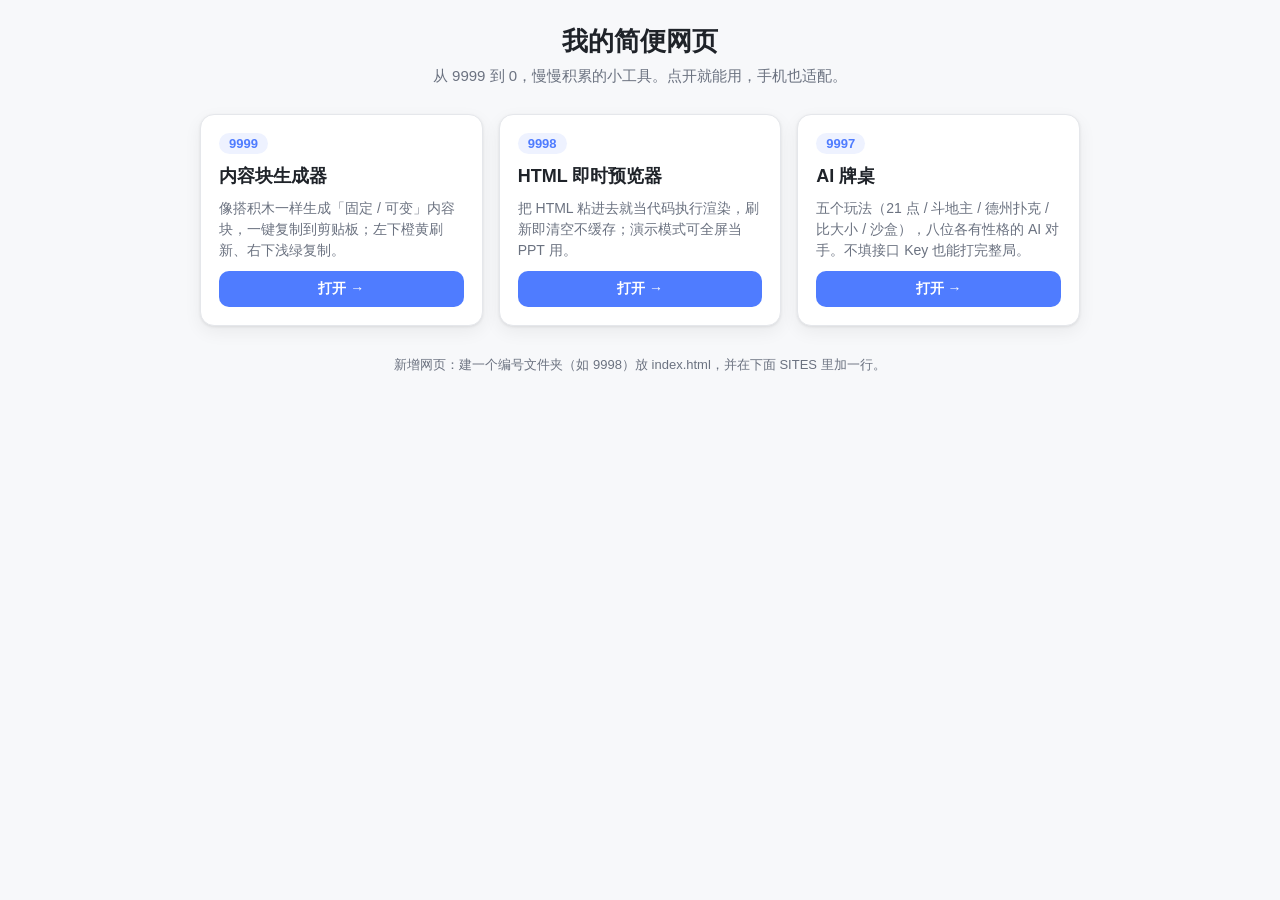
<file: index.html>
<!DOCTYPE html>
<html lang="zh-CN">
<head>
<meta charset="UTF-8">
<meta name="viewport" content="width=device-width, initial-scale=1.0">
<title>我的简便网页</title>
<style>
  :root{
    --bg:#f7f8fa; --card:#fff; --text:#1f2329; --muted:#6b7280; --border:#e5e7eb;
    --accent:#4f7cff; --shadow:0 1px 3px rgba(0,0,0,.08),0 6px 18px rgba(0,0,0,.06);
  }
  *{box-sizing:border-box}
  body{margin:0;font-family:-apple-system,BlinkMacSystemFont,"Segoe UI",Roboto,"PingFang SC","Microsoft YaHei",sans-serif;background:var(--bg);color:var(--text);padding:24px 16px 60px;}
  .wrap{max-width:880px;margin:0 auto;}
  header{text-align:center;margin-bottom:28px;}
  header h1{font-size:26px;margin:0 0 8px;}
  header p{color:var(--muted);margin:0;font-size:15px;}
  .grid{display:grid;grid-template-columns:repeat(auto-fill,minmax(240px,1fr));gap:16px;}
  .card{background:var(--card);border:1px solid var(--border);border-radius:14px;padding:18px;box-shadow:var(--shadow);display:flex;flex-direction:column;gap:10px;transition:transform .15s ease,box-shadow .15s ease;}
  .card:hover{transform:translateY(-3px);box-shadow:0 4px 10px rgba(0,0,0,.1),0 12px 28px rgba(0,0,0,.08);}
  .badge{display:inline-block;align-self:flex-start;background:#eef2ff;color:var(--accent);font-weight:700;font-size:13px;padding:3px 10px;border-radius:999px;}
  .card h2{font-size:18px;margin:0;}
  .card .desc{color:var(--muted);font-size:14px;line-height:1.5;margin:0;flex:1;}
  .open{display:inline-block;text-align:center;text-decoration:none;background:var(--accent);color:#fff;padding:9px 0;border-radius:10px;font-size:14px;font-weight:600;}
  .open:active{opacity:.85}
  .empty{color:var(--muted);text-align:center;padding:40px 0;}
  footer{text-align:center;color:var(--muted);font-size:13px;margin-top:30px;}
</style>
</head>
<body>
<div class="wrap">
  <header>
    <h1>我的简便网页</h1>
    <p>从 9999 到 0，慢慢积累的小工具。点开就能用，手机也适配。</p>
  </header>
  <div class="grid" id="grid"></div>
  <footer>新增网页：建一个编号文件夹（如 9998）放 index.html，并在下面 SITES 里加一行。</footer>
</div>
<script>
  // 在这里维护你的网页清单：id 是文件夹名，name 是标题，desc 是说明
  const SITES = [
    { id: '9999', name: '内容块生成器', desc: '像搭积木一样生成「固定 / 可变」内容块，一键复制到剪贴板；左下橙黄刷新、右下浅绿复制。' },
    { id: '9998', name: 'HTML 即时预览器', desc: '把 HTML 粘进去就当代码执行渲染，刷新即清空不缓存；演示模式可全屏当 PPT 用。' },
    { id: '9997', name: 'AI 牌桌', desc: '五个玩法（21 点 / 斗地主 / 德州扑克 / 比大小 / 沙盒），八位各有性格的 AI 对手。不填接口 Key 也能打完整局。' },
  ];
  const grid = document.getElementById('grid');
  if (SITES.length === 0) {
    grid.innerHTML = '<div class="empty">还没有网页，先建一个编号文件夹吧。</div>';
  } else {
    SITES.forEach(s => {
      const card = document.createElement('div');
      card.className = 'card';
      card.innerHTML =
        '<span class="badge">' + s.id + '</span>' +
        '<h2>' + s.name + '</h2>' +
        '<p class="desc">' + s.desc + '</p>' +
        '<a class="open" href="./' + s.id + '/">打开 →</a>';
      grid.appendChild(card);
    });
  }
</script>
</body>
</html>
</file>
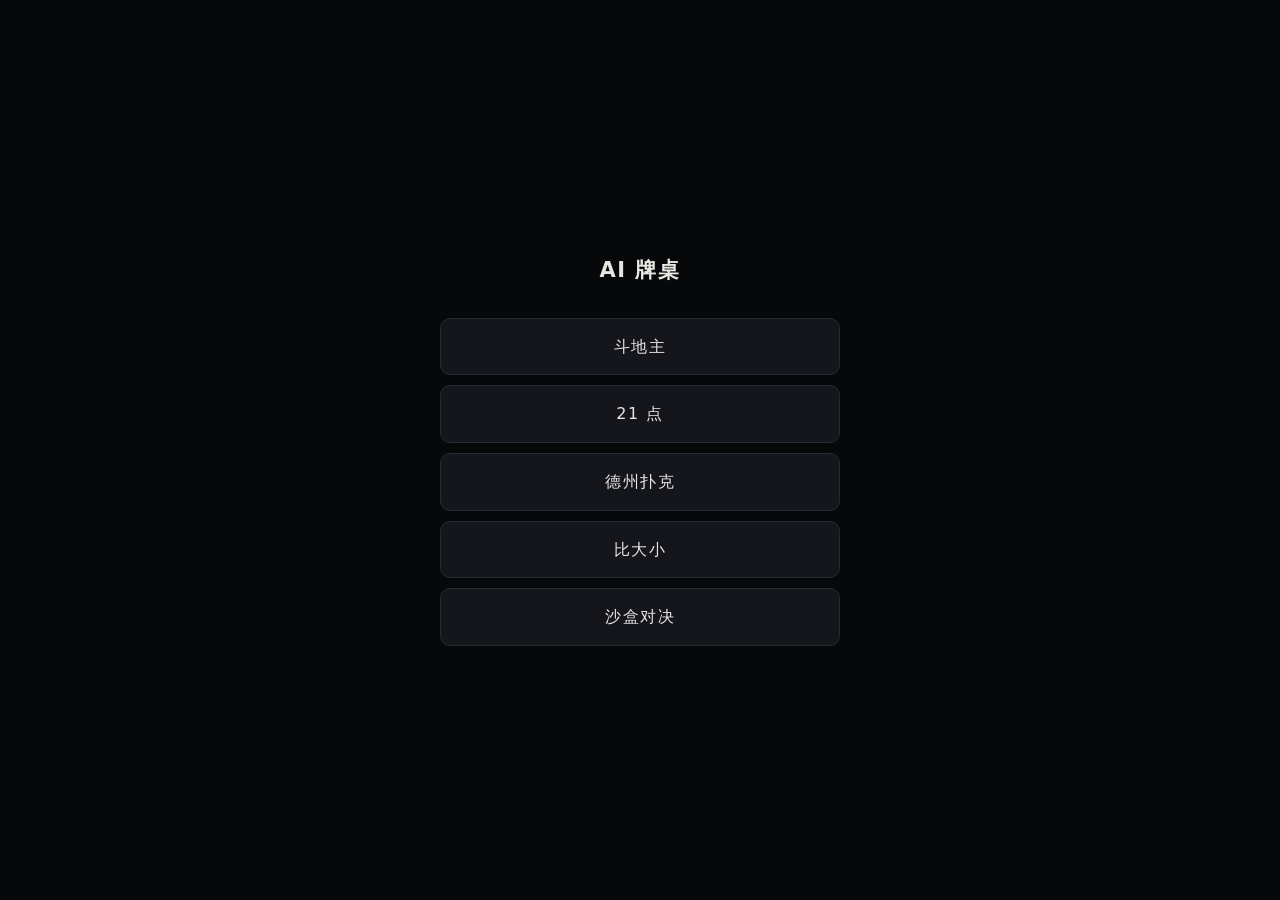
<file: 9997/index.html>
<!DOCTYPE html>
<html lang="zh-CN">
<head>
<meta charset="UTF-8">
<meta name="viewport" content="width=device-width, initial-scale=1.0">
<title>AI 牌桌</title>
<link rel="stylesheet" href="css/style.css">
</head>
<body class="scene-lobby">

<!-- ══ 启动层①：选玩法 ═══════════════════════════════════════════════
     纯黑、字大、留白大 —— 黑底白字里按钮就是唯一的视觉元素。
     这里**只列玩法名**，竖着排一行一个：介绍、人数、谁上场都放到里面那一页去。
     一屏摊开五张卡时，介绍文字把名字淹了，要看哪个玩法得先读完五段说明。 -->
<div class="screen lobby">
  <h2>AI 牌桌</h2>
  <div class="modes" id="modes"></div>
</div>

<!-- ══ 启动层②：玩法的样子 + 选谁和你玩 ═══════════════════════════════
     点进某个玩法之后才展开：这个玩法叫什么、怎么玩、几个人、谁上场。
     选中顺序 = 落座顺序（先选的坐第一个座位）。 -->
<div class="screen pick">
  <div class="pickbar">
    <button class="tbtn" id="pick-back">← 返回</button>
    <div class="pkt">
      <h2 id="pick-rule"></h2>
      <p class="desc" id="pick-desc"></p>
    </div>
    <span class="grow" id="pick-count"></span>
  </div>
  <div class="pickrow" id="pick-row">
    <span class="lbl">人数</span>
    <div class="picks" id="pick-players"></div>
  </div>
  <div class="roster" id="pick-roster"></div>
  <div class="pickfoot">
    <button class="tbtn" id="roster-import">导入名册</button>
    <button class="tbtn" id="roster-export">导出名册</button>
    <button class="tbtn" id="roster-new">新建智能体</button>
    <span class="note" id="pick-note"></span>
    <button class="tbtn primary" id="pick-start">开始游戏</button>
  </div>
  <input type="file" id="roster-file" accept=".json,application/json" hidden>
</div>

<!-- ══ 局内：顶栏 ═══════════════════════════════════════════════════ -->
<header class="topbar">
  <div class="brand">
    <h1>AI 牌桌</h1>
    <span id="rule-name" class="tag"></span>
    <span id="rule-status" class="status"></span>
  </div>
  <span id="rule-desc" class="rule-desc"></span>
  <button id="btn-lobby" class="btn">返回大厅</button>
  <button id="btn-new" class="btn primary">新开一局</button>
</header>

<!-- ══ 局内：牌桌 ═══════════════════════════════════════════════════
     舞台里只有一张 canvas：桌面底图、立绘、名牌、出牌区、牌、气泡
     全部由 js/render/table.js 画。 -->
<main class="layout">
  <section class="board">
    <div class="stage">
      <canvas id="table-canvas"></canvas>
      <!-- 操作坞。它**贴在玩家出牌区（金色虚线框）的上沿**，而不是挂到画布
           下面的黑条里 —— 牌桌上的每一步都在桌面上完成，"叫 3 分"这种选择
           跑到屏幕最底下，读起来像另一个界面的东西。
           贴的基准 `--play-top` 是渲染层量出来的玩家出牌区上沿：写死像素的话，
           窗口一改、人数一换，坞就会压住自己的牌。 -->
      <div class="dock">
        <div class="hint" id="hint"></div>
        <div id="action-bar" class="action-bar"></div>
        <div class="ctl-row">
          <input id="say-input" type="text" placeholder="说点什么（发言不消耗回合）" autocomplete="off">
          <button id="btn-say" class="btn">发言</button>
          <button id="btn-play" class="btn primary">出牌</button>
          <button id="btn-endturn" class="btn">结束回合</button>
          <button id="btn-fold" class="btn danger">认输</button>
        </div>
      </div>
    </div>
  </section>
</main>

<div class="handle" id="handle">设 置</div>

<!-- ══ 抽屉式侧栏：收起时只剩右缘那个把手 ═════════════════════════ -->
<aside class="drawer" id="drawer">
  <details class="panel" open>
    <summary>接口设置</summary>
    <div class="panel-body">
      <label class="field">服务商
        <select id="cfg-provider"></select>
      </label>
      <p class="note" id="cfg-direct"></p>
      <p class="note" id="cfg-note"></p>
      <label class="field">API Key
        <input id="cfg-key" type="password" placeholder="sk-..." autocomplete="off">
      </label>
      <label class="field">接口地址
        <input id="cfg-baseurl" placeholder="https://api.deepseek.com/v1" autocomplete="off">
      </label>
      <label class="field">模型
        <div class="field-row">
          <select id="cfg-model-select"></select>
          <button id="cfg-model-fetch" class="btn small" type="button" title="从接口读取可用模型清单">拉取</button>
        </div>
      </label>
      <label class="field">或自己写模型名
        <input id="cfg-model" placeholder="比如 deepseek-v4-flash" autocomplete="off">
      </label>
      <p class="note" id="cfg-model-note"></p>
      <label class="check">
        <input id="cfg-breach" type="checkbox" checked>
        <span>允许智能体破例（抢牌、多出一张等违规动作，代价自担）</span>
      </label>
      <label class="field">胜率引擎
        <select id="cfg-engine"></select>
      </label>
      <p class="note" id="cfg-engine-note"></p>
      <label class="check">
        <input id="cfg-godview" type="checkbox">
        <span>上帝视角（看穿所有人的牌，仅用于调试）</span>
      </label>
      <p class="warn">Key 只保存在本机浏览器里，不会上传到任何地方。但请不要把它连同这个页面一起公开分享。不填 Key 也能开局：智能体会自动改走本地策略，每回合挑胜率最高的合法动作，绝不违规。胜率引擎的采样全部在你的浏览器里跑，不会发出任何请求。</p>
    </div>
  </details>

  <details class="panel">
    <summary>开局设置</summary>
    <div class="panel-body">
      <label class="field">玩法
        <select id="rule-select"></select>
      </label>
      <label class="field">玩家人数（含你自己）
        <select id="setup-players"></select>
      </label>
      <label class="field">种子来源
        <select id="seed-source"></select>
      </label>
      <label class="field">随机种子
        <input id="setup-seed" type="text" placeholder="留空则每局都不同" autocomplete="off">
      </label>
      <p class="note" id="seed-note"></p>
      <p class="note" id="setup-note">改动后需点「新开一局」生效。</p>
      <p class="note">谁上场、叫什么、什么脾气 —— 回大厅的「选谁和你玩」里改。</p>
    </div>
  </details>

  <div class="panel">
    <div class="panel-title">智能体</div>
    <div id="agents" class="agent-list"></div>
  </div>

  <div class="panel">
    <div class="panel-title">胜率引擎</div>
    <div id="engine-panel" class="engine-panel"></div>
  </div>

  <div class="panel">
    <div class="panel-title">牌桌记录</div>
    <div id="timeline" class="timeline"></div>
  </div>
</aside>

<!-- ══ 编辑 / 新建智能体 ════════════════════════════════════════════
     没有这一块，导入一份名册之后发现"形象配错了"就只能改 JSON 再导一遍 ——
     「形象从现有形象里选」得落在界面上，不能只落在数据格式里。 -->
<div class="editmask" id="editmask">
  <div class="editbox">
    <h3 id="edit-title">编辑智能体</h3>
    <label class="fld">名字
      <input id="edit-name" placeholder="比如 老千" autocomplete="off" maxlength="24">
    </label>
    <div class="fld">形象（从现有形象里选）
      <div class="avpick" id="edit-avatars"></div>
    </div>
    <label class="fld">人设（会写进提示词，影响他怎么打牌、怎么说话）
      <textarea id="edit-persona" rows="4" spellcheck="false"
                placeholder="比如 牌桌上混了二十年的老手，说话简短带刺。"></textarea>
    </label>
    <div class="editfoot">
      <button class="tbtn danger" id="edit-del">删除这位</button>
      <span class="grow"></span>
      <button class="tbtn" id="edit-cancel">取消</button>
      <button class="tbtn primary" id="edit-save">保存</button>
    </div>
  </div>
</div>

<div id="toast" class="toast"></div>

<script type="module" src="js/app.js"></script>
</body>
</html>
</file>
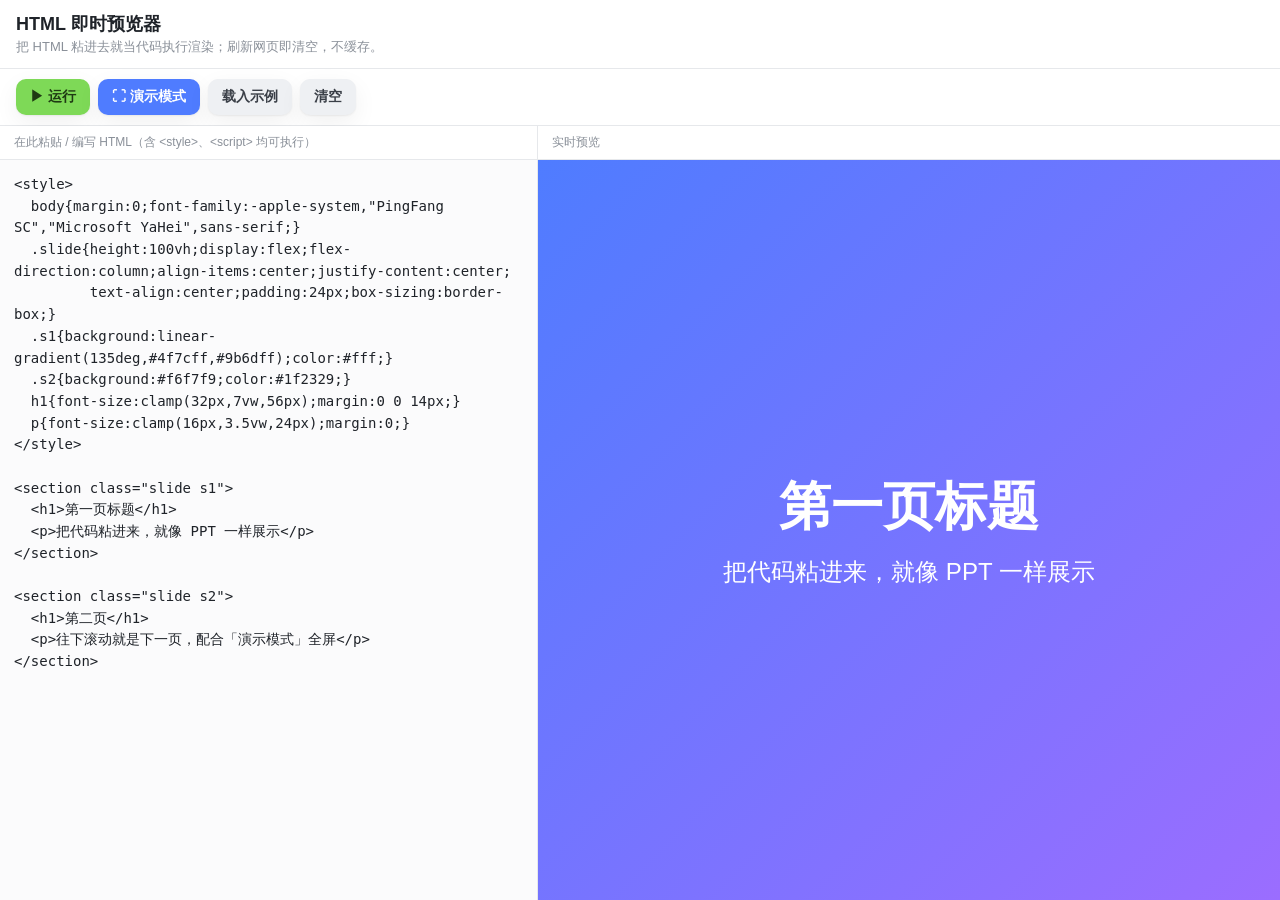
<file: 9998/index.html>
<!DOCTYPE html>
<html lang="zh-CN">
<head>
<meta charset="UTF-8">
<meta name="viewport" content="width=device-width, initial-scale=1.0, viewport-fit=cover">
<title>HTML 即时预览器</title>
<style>
  :root{
    --bg:#f6f7f9;
    --panel:#ffffff;
    --text:#1f2329;
    --muted:#8a9099;
    --border:#e6e8eb;
    --accent:#4f7cff;
    --shadow:0 1px 2px rgba(0,0,0,.06),0 8px 24px rgba(0,0,0,.06);
  }
  *{box-sizing:border-box;-webkit-tap-highlight-color:transparent;}
  html,body{margin:0;height:100%;}
  body{
    font-family:-apple-system,BlinkMacSystemFont,"Segoe UI",Roboto,"PingFang SC","Microsoft YaHei",sans-serif;
    background:var(--bg);color:var(--text);display:flex;flex-direction:column;height:100vh;overflow:hidden;
  }
  header{padding:12px 16px;border-bottom:1px solid var(--border);background:var(--panel);}
  header h1{font-size:18px;margin:0 0 2px;font-weight:700;}
  header p{margin:0;color:var(--muted);font-size:13px;}
  .toolbar{display:flex;gap:8px;flex-wrap:wrap;padding:10px 16px;background:var(--panel);border-bottom:1px solid var(--border);}
  .btn{
    border:none;border-radius:10px;padding:9px 14px;font-size:14px;font-weight:600;cursor:pointer;color:#fff;
    background:var(--accent);box-shadow:var(--shadow);transition:transform .08s ease,filter .15s ease;
  }
  .btn:active{transform:scale(.97);}
  .btn:hover{filter:brightness(1.03);}
  .btn.ghost{background:#eef0f3;color:#3a3f47;}
  .btn.run{background:#7ed957;color:#1f3a13;}
  .main{flex:1;display:flex;min-height:0;}
  .editor-pane{width:42%;min-width:0;display:flex;flex-direction:column;border-right:1px solid var(--border);background:var(--panel);}
  .editor-pane .label{padding:8px 14px;font-size:12px;color:var(--muted);border-bottom:1px solid var(--border);}
  textarea#code{
    flex:1;width:100%;border:none;padding:14px;resize:none;font-family:ui-monospace,SFMono-Regular,Menlo,Consolas,monospace;
    font-size:14px;line-height:1.55;color:#1f2329;background:#fbfbfc;outline:none;
  }
  .preview-pane{flex:1;min-width:0;display:flex;flex-direction:column;background:#fff;}
  .preview-pane .label{padding:8px 14px;font-size:12px;color:var(--muted);border-bottom:1px solid var(--border);}
  iframe#preview{flex:1;width:100%;border:none;background:#fff;}
  .hint{font-size:12px;color:var(--muted);padding:6px 14px;}
  /* 演示模式：隐藏编辑区与工具，仅留全屏预览 */
  body.present .toolbar,
  body.present header,
  body.present .editor-pane{display:none;}
  body.present .preview-pane{border:none;}
  body.present .preview-pane .label{display:none;}
  @media (max-width:760px){
    .main{flex-direction:column;}
    .editor-pane{width:100%;height:38%;border-right:none;border-bottom:1px solid var(--border);}
    .preview-pane{height:62%;}
  }
</style>
</head>
<body>
<header>
  <h1>HTML 即时预览器</h1>
  <p>把 HTML 粘进去就当代码执行渲染；刷新网页即清空，不缓存。</p>
</header>

<div class="toolbar">
  <button class="btn run" id="runBtn">▶ 运行</button>
  <button class="btn" id="presentBtn">⛶ 演示模式</button>
  <button class="btn ghost" id="sampleBtn">载入示例</button>
  <button class="btn ghost" id="clearBtn">清空</button>
</div>

<div class="main">
  <div class="editor-pane">
    <div class="label">在此粘贴 / 编写 HTML（含 &lt;style&gt;、&lt;script&gt; 均可执行）</div>
    <textarea id="code" spellcheck="false" placeholder="在此粘贴 HTML 代码…"></textarea>
  </div>
  <div class="preview-pane" id="previewPane">
    <div class="label">实时预览</div>
    <iframe id="preview" sandbox="allow-scripts allow-modals"></iframe>
  </div>
</div>

<script>
(function(){
  "use strict";
  const code = document.getElementById('code');
  const preview = document.getElementById('preview');
  const previewPane = document.getElementById('previewPane');

  const SAMPLE = [
    '<style>',
    '  body{margin:0;font-family:-apple-system,"PingFang SC","Microsoft YaHei",sans-serif;}',
    '  .slide{height:100vh;display:flex;flex-direction:column;align-items:center;justify-content:center;',
    '         text-align:center;padding:24px;box-sizing:border-box;}',
    '  .s1{background:linear-gradient(135deg,#4f7cff,#9b6dff);color:#fff;}',
    '  .s2{background:#f6f7f9;color:#1f2329;}',
    '  h1{font-size:clamp(32px,7vw,56px);margin:0 0 14px;}',
    '  p{font-size:clamp(16px,3.5vw,24px);margin:0;}',
    '</style>',
    '',
    '<section class="slide s1">',
    '  <h1>第一页标题</h1>',
    '  <p>把代码粘进来，就像 PPT 一样展示</p>',
    '</section>',
    '',
    '<section class="slide s2">',
    '  <h1>第二页</h1>',
    '  <p>往下滚动就是下一页，配合「演示模式」全屏</p>',
    '</section>'
  ].join('\n');

  function buildDoc(src){
    const t = (src||'').trim();
    if(/^<!DOCTYPE|^<html/i.test(t)) return t;               // 已是完整文档，原样执行
    return '<!DOCTYPE html><html><head><meta charset="utf-8"></head><body>' + src + '</body></html>';
  }

  function render(){
    const html = code.value;
    if(!html.trim()){ preview.srcdoc = '<!DOCTYPE html><meta charset="utf-8"><body style="font-family:sans-serif;color:#999;display:flex;align-items:center;justify-content:center;height:100vh;margin:0">预览区（运行后显示）</body>'; return; }
    preview.srcdoc = buildDoc(html);
  }

  // 输入时防抖自动渲染
  let timer=null;
  code.addEventListener('input', function(){
    clearTimeout(timer);
    timer = setTimeout(render, 350);
  });

  document.getElementById('runBtn').onclick = render;

  document.getElementById('sampleBtn').onclick = function(){
    code.value = SAMPLE; render();
  };

  document.getElementById('clearBtn').onclick = function(){
    code.value = ''; render(); code.focus();
  };

  document.getElementById('presentBtn').onclick = function(){
    document.body.classList.toggle('present');
    if(document.body.classList.contains('present')){
      const el = previewPane;
      if(el.requestFullscreen) el.requestFullscreen().catch(function(){});
      else if(el.webkitRequestFullscreen) el.webkitRequestFullscreen();
    } else {
      if(document.fullscreenElement && document.exitFullscreen) document.exitFullscreen();
    }
  };

  // 初始载入示例，方便直接看效果（刷新后不会保留你粘贴的内容）
  code.value = SAMPLE;
  render();
})();
</script>
</body>
</html>
</file>
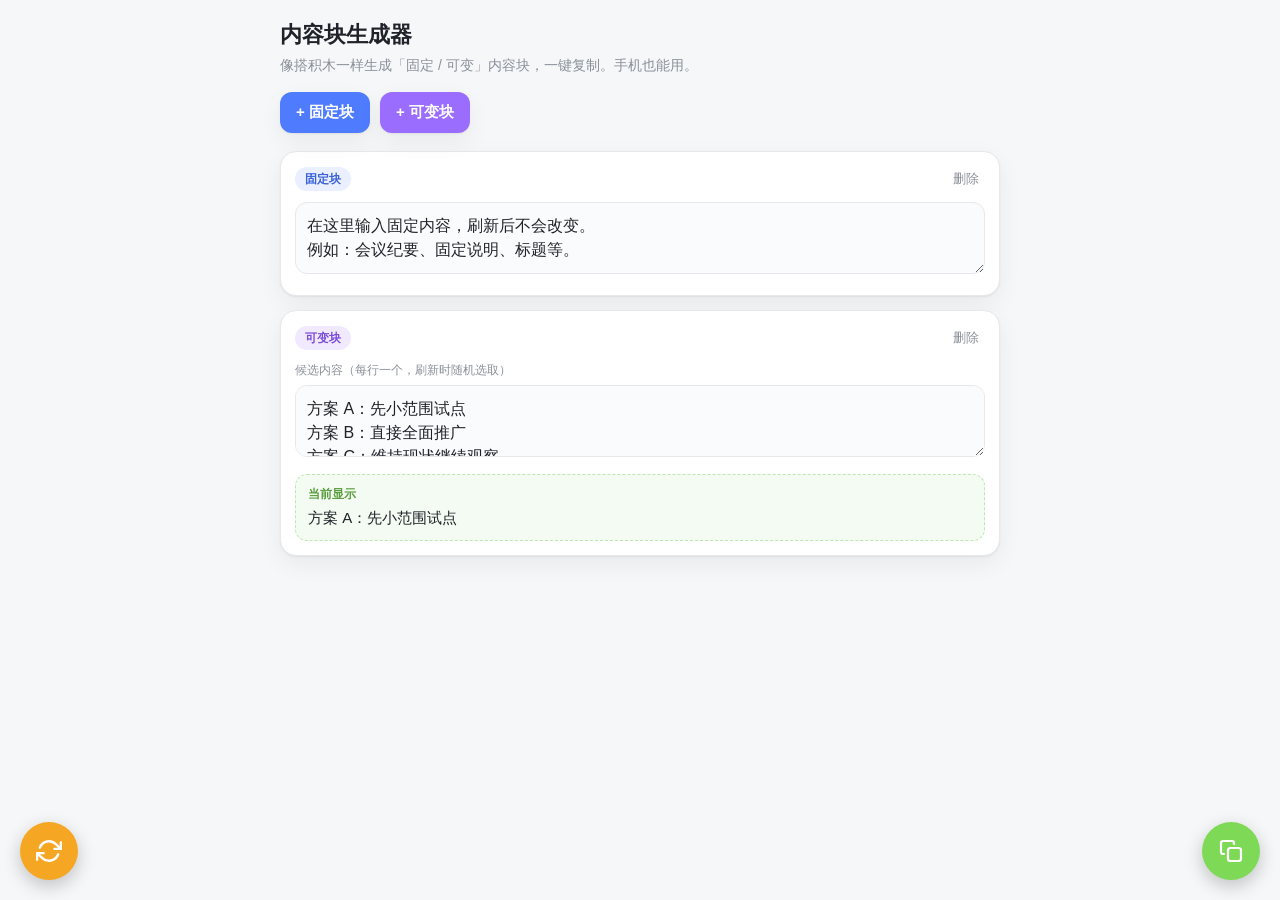
<file: 9999/index.html>
<!DOCTYPE html>
<html lang="zh-CN">
<head>
<meta charset="UTF-8">
<meta name="viewport" content="width=device-width, initial-scale=1.0, viewport-fit=cover">
<title>内容块生成器</title>
<style>
  :root{
    --bg:#f6f7f9;
    --card:#ffffff;
    --text:#1f2329;
    --muted:#8a9099;
    --border:#e6e8eb;
    --refresh:#f5a623;
    --copy:#7ed957;
    --shadow:0 1px 2px rgba(0,0,0,.06),0 8px 24px rgba(0,0,0,.06);
  }
  *{box-sizing:border-box;-webkit-tap-highlight-color:transparent;}
  html,body{margin:0;padding:0;}
  body{
    font-family:-apple-system,BlinkMacSystemFont,"Segoe UI",Roboto,"PingFang SC","Microsoft YaHei",sans-serif;
    background:var(--bg);color:var(--text);line-height:1.5;
    padding:18px 16px 130px;
  }
  .wrap{max-width:720px;margin:0 auto;}
  header{margin-bottom:16px;}
  header h1{font-size:22px;margin:0 0 4px;font-weight:700;}
  header p{margin:0;color:var(--muted);font-size:14px;}
  .controls{display:flex;gap:10px;flex-wrap:wrap;margin-bottom:18px;}
  .btn{
    border:none;border-radius:12px;padding:11px 16px;font-size:15px;font-weight:600;
    cursor:pointer;color:#fff;box-shadow:var(--shadow);transition:transform .08s ease,filter .15s ease;
  }
  .btn:active{transform:scale(.97);}
  .btn:hover{filter:brightness(1.03);}
  .btn-fixed{background:#4f7cff;}
  .btn-var{background:#9b6dff;}
  .block{
    background:var(--card);border:1px solid var(--border);border-radius:16px;
    padding:14px;margin-bottom:14px;box-shadow:var(--shadow);
  }
  .block-head{display:flex;align-items:center;justify-content:space-between;margin-bottom:10px;}
  .badge{font-size:12px;font-weight:700;padding:3px 10px;border-radius:999px;}
  .badge-fixed{background:#eaf0ff;color:#3d63d6;}
  .badge-var{background:#f1eaff;color:#7a4ddb;}
  .del{
    border:none;background:transparent;color:var(--muted);font-size:13px;cursor:pointer;padding:4px 6px;
  }
  .del:hover{color:#e5484d;}
  textarea{
    width:100%;border:1px solid var(--border);border-radius:12px;padding:11px;
    font:inherit;font-size:16px;resize:vertical;min-height:64px;background:#fafbfc;color:var(--text);
  }
  textarea:focus{outline:none;border-color:#c7ccd4;background:#fff;}
  .hint{font-size:12px;color:var(--muted);margin-bottom:6px;}
  .current{
    margin-top:10px;padding:10px 12px;background:#f4fbf2;border:1px dashed #bfe6b0;border-radius:12px;
  }
  .cur-label{font-size:12px;color:#5a9e3f;font-weight:700;}
  .cur-text{margin-top:4px;font-size:15px;white-space:pre-wrap;word-break:break-word;}
  .fab{
    position:fixed;bottom:calc(20px + env(safe-area-inset-bottom));
    width:58px;height:58px;border-radius:50%;border:none;cursor:pointer;
    box-shadow:0 6px 18px rgba(0,0,0,.22);display:flex;align-items:center;justify-content:center;
    transition:opacity .35s ease,transform .35s ease;z-index:50;
  }
  .fab:active{transform:scale(.92);}
  .fab-refresh{left:20px;background:var(--refresh);animation:pulseR 2.4s ease-in-out infinite;}
  .fab-copy{right:20px;background:var(--copy);animation:pulseG 2.4s ease-in-out infinite;}
  .fab.hide{opacity:0;pointer-events:none;transform:scale(.4);}
  @keyframes pulseR{0%,100%{box-shadow:0 6px 18px rgba(245,166,35,.45);}50%{box-shadow:0 6px 26px rgba(245,166,35,.75);}}
  @keyframes pulseG{0%,100%{box-shadow:0 6px 18px rgba(126,217,87,.45);}50%{box-shadow:0 6px 26px rgba(126,217,87,.75);}}
  #toast{
    position:fixed;left:50%;bottom:96px;transform:translateX(-50%) translateY(10px);
    background:rgba(31,35,41,.92);color:#fff;font-size:14px;padding:10px 18px;border-radius:999px;
    opacity:0;pointer-events:none;transition:opacity .25s ease,transform .25s ease;z-index:60;max-width:90vw;text-align:center;
  }
  #toast.show{opacity:1;transform:translateX(-50%) translateY(0);}
  @media (max-width:480px){
    .fab{width:54px;height:54px;}
    header h1{font-size:20px;}
  }
</style>
</head>
<body>
<div class="wrap">
  <header>
    <h1>内容块生成器</h1>
    <p>像搭积木一样生成「固定 / 可变」内容块，一键复制。手机也能用。</p>
  </header>

  <div class="controls">
    <button class="btn btn-fixed" id="addFixed">+ 固定块</button>
    <button class="btn btn-var" id="addVar">+ 可变块</button>
  </div>

  <div id="blocks"></div>
</div>

<button class="fab fab-refresh" id="refreshBtn" title="刷新可变块（随机重抽一次后隐藏）" aria-label="刷新">
  <svg viewBox="0 0 24 24" width="26" height="26" fill="none" stroke="#fff" stroke-width="2.2" stroke-linecap="round" stroke-linejoin="round">
    <path d="M23 4v6h-6"/><path d="M1 20v-6h6"/>
    <path d="M3.51 9a9 9 0 0 1 14.85-3.36L23 10M1 14l4.64 4.36A9 9 0 0 0 20.49 15"/>
  </svg>
</button>

<button class="fab fab-copy" id="copyBtn" title="复制所有块内容" aria-label="复制">
  <svg viewBox="0 0 24 24" width="24" height="24" fill="none" stroke="#fff" stroke-width="2.2" stroke-linecap="round" stroke-linejoin="round">
    <rect x="9" y="9" width="13" height="13" rx="2.4"/>
    <path d="M5 15H4a2 2 0 0 1-2-2V4a2 2 0 0 1 2-2h9a2 2 0 0 1 2 2v1"/>
  </svg>
</button>

<div id="toast"></div>

<script>
(function(){
  "use strict";
  const STORAGE_KEY = 'content-blocks-v1';
  let blocks = [];

  function uid(){ return Date.now().toString(36)+Math.random().toString(36).slice(2,7); }
  function firstLine(pool){
    const lines = (pool||'').split('\n').map(s=>s.trim()).filter(Boolean);
    return lines[0]||'';
  }
  function defaultBlocks(){
    return [
      {id:uid(),type:'fixed',text:'在这里输入固定内容，刷新后不会改变。\n例如：会议纪要、固定说明、标题等。'},
      {id:uid(),type:'variable',pool:'方案 A：先小范围试点\n方案 B：直接全面推广\n方案 C：维持现状继续观察',current:''}
    ];
  }
  function load(){
    try{
      const raw = localStorage.getItem(STORAGE_KEY);
      blocks = raw ? JSON.parse(raw) : defaultBlocks();
    }catch(e){ blocks = defaultBlocks(); }
    if(!Array.isArray(blocks)) blocks = defaultBlocks();
    blocks.forEach(b=>{ if(b.type==='variable' && !b.current) b.current = firstLine(b.pool); });
  }
  function save(){ try{ localStorage.setItem(STORAGE_KEY, JSON.stringify(blocks)); }catch(e){} }

  function render(){
    const c = document.getElementById('blocks');
    c.innerHTML='';
    blocks.forEach(b=>{
      const card = document.createElement('div'); card.className='block';

      const head = document.createElement('div'); head.className='block-head';
      const badge = document.createElement('span');
      badge.className = 'badge ' + (b.type==='fixed'?'badge-fixed':'badge-var');
      badge.textContent = b.type==='fixed' ? '固定块' : '可变块';
      const del = document.createElement('button'); del.className='del'; del.textContent='删除';
      del.onclick = ()=>{ blocks = blocks.filter(x=>x.id!==b.id); save(); render(); };
      head.appendChild(badge); head.appendChild(del);
      card.appendChild(head);

      if(b.type==='fixed'){
        const ta = document.createElement('textarea');
        ta.value = b.text||''; ta.placeholder='输入固定内容…';
        ta.oninput = ()=>{ b.text = ta.value; save(); };
        card.appendChild(ta);
      } else {
        const hint = document.createElement('div'); hint.className='hint';
        hint.textContent='候选内容（每行一个，刷新时随机选取）';
        const ta = document.createElement('textarea');
        ta.value = b.pool||''; ta.placeholder='每行一个候选…';
        ta.oninput = ()=>{ b.pool = ta.value; if(!b.current) b.current = firstLine(b.pool); save(); };
        const cur = document.createElement('div'); cur.className='current';
        const cl = document.createElement('div'); cl.className='cur-label'; cl.textContent='当前显示';
        const ct = document.createElement('div'); ct.className='cur-text';
        ct.textContent = (b.current||'').trim() || '（暂无候选）';
        cur.appendChild(cl); cur.appendChild(ct);
        card.appendChild(hint); card.appendChild(ta); card.appendChild(cur);
      }
      c.appendChild(card);
    });
  }

  function addBlock(type){
    if(type==='fixed') blocks.push({id:uid(),type:'fixed',text:''});
    else blocks.push({id:uid(),type:'variable',pool:'',current:''});
    save(); render();
  }

  function refreshAll(){
    blocks.forEach(b=>{
      if(b.type==='variable'){
        const lines = (b.pool||'').split('\n').map(s=>s.trim()).filter(Boolean);
        if(lines.length) b.current = lines[Math.floor(Math.random()*lines.length)];
      }
    });
    save(); render();
    toast('已刷新可变块');
  }

  async function copyAll(){
    const parts = blocks.map(b=>{
      if(b.type==='fixed') return (b.text||'').trim();
      return (b.current||'').trim();
    }).filter(s=>s.length);
    const text = parts.join('');
    if(!text){ toast('还没有可复制的内容'); return; }
    try{
      await navigator.clipboard.writeText(text);
    }catch(e){
      const ta=document.createElement('textarea'); ta.value=text; ta.style.position='fixed'; ta.style.opacity='0';
      document.body.appendChild(ta); ta.select();
      try{ document.execCommand('copy'); }catch(_){}
      ta.remove();
    }
    toast('已复制 '+parts.length+' 个块到剪贴板');
  }

  let toastTimer=null;
  function toast(msg){
    const t=document.getElementById('toast'); t.textContent=msg; t.classList.add('show');
    clearTimeout(toastTimer); toastTimer=setTimeout(()=>t.classList.remove('show'),2400);
  }

  document.getElementById('addFixed').onclick = ()=>addBlock('fixed');
  document.getElementById('addVar').onclick   = ()=>addBlock('variable');
  document.getElementById('refreshBtn').onclick = refreshAll;
  document.getElementById('copyBtn').onclick   = copyAll;

  load(); render();
})();
</script>
</body>
</html>
</file>
<file: 9997/css/style.css>
/* ==========================================================================
   AI 牌桌 — 深色主题

   两块底色完全不同的界面，靠 body 上的场景类切换：
     .scene-lobby / .scene-pick   纯黑启动层（黑底白字）
     .scene-table                 牌桌 + 抽屉式侧栏
   局内的东西（顶栏、牌桌、抽屉把手）在启动层里一律让位 ——
   局还没开，它们就不该出现。
   ========================================================================== */

:root {
  --bg: #07080a;
  --panel: #14161b;
  --panel2: #1a1d24;
  --line: #262a33;
  --line2: #3b4150;
  --ink: #e8e6e1;
  --dim: #8b8f9a;
  --faint: #6a6f7a;
  --gold: #c9a227;
  --accent: #e0b64a;
  --danger: #d98a8a;
  --ok: #5fb894;
  --radius: 8px;
  --drawer: 348px;
}

* { box-sizing: border-box; }

html, body { height: 100%; margin: 0; }

body {
  font-family: "Segoe UI", "Microsoft YaHei", system-ui, sans-serif;
  font-size: 14px;
  line-height: 1.6;
  color: var(--ink);
  background: var(--bg);
  display: flex;
  flex-direction: column;
  overflow: hidden;
}

/* ---------------------------------------------------------------- 启动层 */

.screen {
  position: fixed;
  inset: 0;
  z-index: 100;
  background: #07080a;
  display: none;
  flex-direction: column;
  align-items: center;
  justify-content: center;
  gap: 16px;
  padding: 36px 28px;
  overflow-y: auto;
}

body.scene-lobby .screen.lobby,
body.scene-pick  .screen.pick { display: flex; }

/* 非牌桌场景：顶栏、牌桌、抽屉把手全部让位 */
body:not(.scene-table) .topbar,
body:not(.scene-table) .layout,
body:not(.scene-table) .handle,
body:not(.scene-table) .drawer { display: none; }

.screen h2 {
  margin: 0;
  font-size: 21px;
  font-weight: 600;
  letter-spacing: 1.5px;
  color: var(--ink);
}

.screen .sub { margin: 0; color: var(--dim); font-size: 13px; }

/* ① 选玩法：**只有名字**，竖着排一行一个。
   介绍、人数、谁上场全都挪进点进去那一页 —— 一屏平铺好几张卡时，
   几段说明一起铺开，玩法名反倒成了每张卡上最小的一行字。 */
.modes {
  display: flex;
  flex-direction: column;
  gap: 10px;
  margin-top: 14px;
  width: min(400px, 100%);
}

.mode {
  width: 100%;
  padding: 15px 22px;
  border: 1px solid var(--line);
  border-radius: 10px;
  background: var(--panel);
  color: var(--ink);
  font: inherit;
  font-size: 16px;
  letter-spacing: 1.5px;
  cursor: pointer;
  text-align: center;
  transition: border-color .14s, background .14s, transform .14s;
}

.mode:hover {
  border-color: var(--gold);
  background: var(--panel2);
  transform: translateY(-1px);
}

.picks { display: flex; gap: 8px; flex-wrap: wrap; }

.pick-chip {
  border: 1px solid var(--line2);
  background: #101217;
  color: var(--ink);
  border-radius: 999px;
  padding: 4px 15px;
  font: inherit;
  font-size: 12.5px;
  cursor: pointer;
  font-family: inherit;
  transition: border-color .14s, color .14s, background .14s;
}

.pick-chip:hover { border-color: var(--gold); color: var(--accent); background: #1e1a10; }

/* 当前这一档要常亮 —— 只靠 hover 的话，一眼看不出"现在是几人局" */
.pick-chip.on {
  border-color: var(--gold);
  background: #241e0f;
  color: var(--accent);
  font-weight: 600;
}

/* ② 玩法的样子（名字 / 介绍 / 人数）+ 选谁和你玩 */
.pickbar {
  width: min(920px, 100%);
  display: flex;
  align-items: flex-start;
  gap: 12px;
}

.pickbar h2 { font-size: 20px; }
.pickbar .grow {
  flex: 0 0 auto;
  min-width: 84px;
  padding-top: 5px;
  text-align: right;
  color: var(--dim);
  font-size: 12.5px;
}

/* 玩法名 + 一行介绍：这两样是"点进来才知道"的 */
.pkt { flex: 1; min-width: 0; text-align: center; }
.pkt .desc { margin: 7px 0 0; font-size: 12.5px; color: var(--dim); line-height: 1.7; }

.pickrow {
  width: min(920px, 100%);
  display: flex;
  align-items: center;
  gap: 12px;
}

.pickrow .lbl { font-size: 12.5px; color: var(--faint); letter-spacing: 1px; }

.roster {
  width: min(920px, 100%);
  display: flex;
  gap: 14px;
  flex-wrap: wrap;
  justify-content: center;
  margin: 6px 0;
}

.agcard {
  width: 188px;
  border: 1px solid var(--line);
  border-radius: 12px;
  background: var(--panel);
  cursor: pointer;
  overflow: hidden;
  transition: border-color .14s, background .14s, box-shadow .14s;
  position: relative;
  text-align: left;
}

.agcard:hover { border-color: var(--line2); background: var(--panel2); }

.agcard.on {
  border-color: var(--gold);
  background: #1e1a10;
  box-shadow: 0 0 0 1px rgba(201, 162, 39, .35), 0 0 18px rgba(201, 162, 39, .18);
}

.agcard .port {
  height: 138px;
  display: flex;
  align-items: flex-end;
  justify-content: center;
  padding-top: 10px;
  background: radial-gradient(ellipse 70% 62% at 50% 84%, rgba(201, 162, 39, .11), transparent 68%);
}

.agcard .port img {
  max-height: 128px;
  max-width: 88%;
  display: block;
  filter: drop-shadow(0 5px 9px rgba(0, 0, 0, .6));
}

.agcard .meta { padding: 9px 11px 11px; border-top: 1px solid var(--line); }

.agcard .nm { font-size: 13.5px; font-weight: 600; display: flex; align-items: center; gap: 7px; }
.agcard .ps {
  font-size: 11.5px;
  color: var(--dim);
  line-height: 1.55;
  margin-top: 5px;
  height: 36px;
  overflow: hidden;
}

/* 选中序号 = 落座顺序（先选的在左），所以它得显眼 */
.agcard .no {
  font-size: 11px;
  color: var(--accent);
  border: 1px solid #4a3c14;
  background: #1e1a10;
  border-radius: 999px;
  min-width: 18px;
  text-align: center;
  padding: 0 5px;
  visibility: hidden;
  font-weight: 600;
}

.agcard.on .no { visibility: visible; }
.agcard .av { font-size: 10.5px; color: var(--dim); margin-left: auto; }

/* 形象被两位智能体重复占用：不是错误（可能是刻意的），
   但同一局里两人长得一样就读不出谁是谁，挂一条提示 */
.agcard .dupe {
  position: absolute;
  right: 8px;
  top: 8px;
  font-size: 10.5px;
  color: #e0a63a;
  background: rgba(32, 26, 14, .94);
  border: 1px solid #4a3c14;
  border-radius: 999px;
  padding: 1px 7px;
}

.agcard .pen {
  background: none;
  border: none;
  color: #5a6070;
  cursor: pointer;
  font-size: 12px;
  line-height: 1;
  padding: 0 2px;
  font-family: inherit;
}

.agcard .pen:hover { color: var(--accent); }

.pickfoot { width: min(920px, 100%); display: flex; align-items: center; gap: 10px; margin-top: 4px; }
.pickfoot .note { flex: 1; line-height: 1.55; margin: 0; }

/* ---------------------------------------------------------------- 顶栏 */

.topbar {
  display: flex;
  align-items: center;
  gap: 12px;
  padding: 9px 16px;
  background: #0c0e12;
  border-bottom: 1px solid var(--line);
  flex-shrink: 0;
  position: relative;
  z-index: 30;
}

.brand { display: flex; align-items: baseline; gap: 8px; }

.topbar h1 { font-size: 15px; font-weight: 600; margin: 0; letter-spacing: .5px; }

.tag {
  font-size: 12px;
  color: var(--accent);
  border: 1px solid #4a3c14;
  background: #1e1a10;
  border-radius: 4px;
  padding: 1px 7px;
  white-space: nowrap;
}

/* 局面状态：地主是谁、几倍、底牌 —— 由规则包提供 */
.status {
  font-size: 12px;
  color: #d8c07a;
  background: #221d0e;
  border: 1px solid #4a3c14;
  border-radius: 4px;
  padding: 1px 7px;
  white-space: nowrap;
}

.status:empty { display: none; }

.rule-desc {
  flex: 1;
  font-size: 12px;
  color: var(--dim);
  min-width: 0;
  overflow: hidden;
  text-overflow: ellipsis;
  white-space: nowrap;
}

/* ---------------------------------------------------------------- 布局 */

.layout {
  flex: 1;
  display: block;
  padding: 10px 10px 10px;
  min-height: 0;
}

.board {
  display: flex;
  flex-direction: column;
  gap: 8px;
  height: 100%;
  min-height: 0;
}

/* 舞台：canvas 铺满，圆角裁边 —— 桌面底图是方的，四角要收进去 */
.stage {
  position: relative;
  flex: 1;
  min-height: 240px;
  border-radius: 12px;
  overflow: hidden;
  background: #07070a;
  box-shadow: 0 10px 30px rgba(0, 0, 0, .5);
}

#table-canvas {
  position: absolute;
  inset: 0;
  width: 100%;
  height: 100%;
  display: block;
  cursor: pointer;
  touch-action: manipulation;
}

/* 操作坞：贴在玩家出牌区（金色虚线框）的上沿。
   `--play-top` 是渲染层量出来的玩家出牌区上沿 —— 写死像素的话，
   窗口一改尺寸、人数一换，这条坞就会压到自己的牌上。
   它只占桌面中间这一条：左右两侧留给对手的出牌区，上下不碰任何立绘。 */
.dock {
  position: absolute;
  left: 50%;
  transform: translateX(-50%);
  bottom: calc(100% - var(--play-top, 100%) + 10px);
  width: min(720px, 90%);
  display: flex;
  flex-direction: column;
  align-items: center;
  gap: 7px;
  z-index: 6;
  /* 坞本身不吃事件：它横跨大半个桌面，吃掉的话底下的牌就点不着了。
     坞里的每个控件自己把事件收回来。 */
  pointer-events: none;
}

.dock > * { pointer-events: auto; max-width: 100%; }

/* 提示行（「轮到你了」这类）：浮在桌面上的一条小胶囊 */
.hint {
  font-size: 12px;
  color: #dcc689;
  background: rgba(12, 14, 18, .74);
  border: 1px solid rgba(201, 162, 39, .24);
  border-radius: 999px;
  padding: 3px 13px;
  backdrop-filter: blur(4px);
  white-space: nowrap;
  overflow: hidden;
  text-overflow: ellipsis;
  max-width: 100%;
}

.hint:empty { display: none; }

/* 常驻操作条：发言 / 出牌 / 结束回合 / 认输 */
.ctl-row {
  display: flex;
  gap: 8px;
  width: 100%;
  padding: 7px 9px;
  border: 1px solid rgba(255, 255, 255, .07);
  border-radius: 12px;
  background: rgba(10, 12, 16, .76);
  backdrop-filter: blur(7px);
  box-shadow: 0 10px 26px rgba(0, 0, 0, .5);
}

.ctl-row input { flex: 1; min-width: 0; }

/* 动作栏：斗地主的叫分、过牌这类没有手势入口的动作。
   它是「这一步你选什么」，比常驻操作条更亮一点 —— 眼睛该先落在它上面 */
.action-bar {
  display: flex;
  flex-wrap: wrap;
  gap: 8px;
  justify-content: center;
  padding: 6px 10px;
  border: 1px solid rgba(201, 162, 39, .3);
  border-radius: 12px;
  background: rgba(26, 21, 9, .82);
  backdrop-filter: blur(7px);
  box-shadow: 0 10px 26px rgba(0, 0, 0, .5);
}

.action-bar:empty { display: none; }

/* ---------------------------------------------------------------- 控件 */

input, textarea, select, button { font-family: inherit; font-size: 13px; color: var(--ink); }

input[type="text"],
input[type="password"],
input[type="number"],
textarea,
select {
  width: 100%;
  padding: 6px 9px;
  border: 1px solid var(--line);
  border-radius: 6px;
  background: #121418;
  outline: none;
}

input:focus, textarea:focus, select:focus { border-color: var(--gold); }
textarea { resize: vertical; line-height: 1.5; }

/* 按钮：一层薄薄的垂直渐变 + 顶部内高光。
   纯色平面在深色底上像一块砖 —— 有厚度才像"按得下去的东西"。 */
.btn, .tbtn {
  padding: 6px 14px;
  border: 1px solid #333a47;
  border-radius: 7px;
  background: linear-gradient(180deg, #242a35, #171b22);
  box-shadow: inset 0 1px 0 rgba(255, 255, 255, .055);
  cursor: pointer;
  white-space: nowrap;
  transition: border-color .14s, background .14s, box-shadow .14s;
}

.btn:hover:not(:disabled), .tbtn:hover:not(:disabled) {
  border-color: #4a5264;
  background: linear-gradient(180deg, #2d3442, #1d222c);
}

.btn:active:not(:disabled), .tbtn:active:not(:disabled) {
  background: linear-gradient(180deg, #12161c, #1a1f28);
  box-shadow: inset 0 2px 5px rgba(0, 0, 0, .5);
}

.btn:disabled, .tbtn:disabled {
  opacity: .38;
  cursor: not-allowed;
  box-shadow: none;
}

/* 主按钮（出牌 / 开始游戏）：金色实心 —— 一屏里它必须是最先被看到的那一个 */
.btn.primary, .tbtn.primary {
  background: linear-gradient(180deg, #e8c45e, #b28b24);
  border-color: #7d6114;
  color: #1a1405;
  font-weight: 600;
  box-shadow: inset 0 1px 0 rgba(255, 255, 255, .38), 0 3px 14px rgba(201, 162, 39, .25);
}

.btn.primary:hover:not(:disabled), .tbtn.primary:hover:not(:disabled) {
  background: linear-gradient(180deg, #f4d375, #c39a2c);
  box-shadow: inset 0 1px 0 rgba(255, 255, 255, .45), 0 4px 18px rgba(201, 162, 39, .45);
}

.btn.primary:active:not(:disabled), .tbtn.primary:active:not(:disabled) {
  background: linear-gradient(180deg, #b28b24, #d0aa3c);
  box-shadow: inset 0 2px 6px rgba(0, 0, 0, .3);
}

/* 灰掉的主按钮不要还是金的 —— 金色在深色底上读作"现在就点我"，
   禁用时必须整个褪成石头色，否则玩家会一直去点一个点不动的键 */
.btn.primary:disabled, .tbtn.primary:disabled {
  background: linear-gradient(180deg, #2b2b28, #1d1d1b);
  border-color: #3a3a36;
  color: #6f6f68;
  box-shadow: none;
}

/* 认输 / 删除：暗红。它不该和普通按钮长得一样 —— 误点的代价太大 */
.btn.danger, .tbtn.danger {
  color: #e8a3a3;
  border-color: #56282a;
  background: linear-gradient(180deg, #2b191b, #1c1113);
}

.btn.danger:hover:not(:disabled), .tbtn.danger:hover:not(:disabled) {
  color: #f6bcbc;
  border-color: #8a3d3d;
  background: linear-gradient(180deg, #3c1e20, #241315);
}

.btn.small { font-size: 12.5px; padding: 5px 12px; }

/* ---------------------------------------------------------------- 抽屉 */

.handle {
  position: fixed;
  top: 50%;
  right: 0;
  z-index: 41;
  transform: translateY(-50%);
  writing-mode: vertical-rl;
  letter-spacing: 3px;
  font-size: 12.5px;
  color: var(--accent);
  background: #161a21;
  border: 1px solid var(--line);
  border-right: none;
  border-radius: 8px 0 0 8px;
  padding: 14px 7px;
  cursor: pointer;
  user-select: none;
  transition: right .28s cubic-bezier(.4, 0, .2, 1);
}

body.drawer-open .handle { right: var(--drawer); }
.handle:hover { background: #1e232b; }

/* 抽屉拉开时，牌桌让出宽度 */
.layout { transition: padding-right .28s cubic-bezier(.4, 0, .2, 1); }
body.drawer-open .layout { padding-right: calc(var(--drawer) + 10px); }

.drawer {
  position: fixed;
  top: 0;
  right: 0;
  bottom: 0;
  width: var(--drawer);
  z-index: 40;
  background: #0d0f13;
  border-left: 1px solid var(--line);
  transform: translateX(100%);
  transition: transform .28s cubic-bezier(.4, 0, .2, 1);
  overflow-y: auto;
  padding: 12px 12px 40px;
}

body.drawer-open .drawer { transform: none; }

.panel {
  background: var(--panel);
  border: 1px solid var(--line);
  border-radius: var(--radius);
  margin-bottom: 10px;
  flex-shrink: 0;
}

.panel > summary {
  padding: 9px 12px;
  cursor: pointer;
  font-size: 13px;
  font-weight: 600;
  list-style: none;
  user-select: none;
  display: flex;
  justify-content: space-between;
  align-items: center;
}

.panel > summary::-webkit-details-marker { display: none; }

.panel > summary::before {
  content: "▸";
  color: var(--faint);
  margin-right: 6px;
  display: inline-block;
  transition: transform .15s;
}

.panel[open] > summary::before { transform: rotate(90deg); }

.panel-body { padding: 0 12px 12px; display: flex; flex-direction: column; gap: 9px; }

.panel-title { padding: 9px 12px; font-size: 13px; font-weight: 600; border-bottom: 1px solid var(--line); }

.field { display: flex; flex-direction: column; gap: 4px; font-size: 12px; color: var(--dim); }

.field-row { display: flex; gap: 6px; align-items: stretch; }
.field-row select { flex: 1; min-width: 0; }
.field-row .btn { flex: 0 0 auto; white-space: nowrap; }

.check { display: flex; align-items: flex-start; gap: 6px; font-size: 12px; color: var(--dim); cursor: pointer; }
.check input { margin-top: 4px; }

.note { margin: 0; font-size: 11.5px; color: var(--faint); line-height: 1.6; }

.warn {
  margin: 0;
  font-size: 11.5px;
  color: #d8c07a;
  background: #221d0e;
  border: 1px solid #4a3c14;
  border-radius: 8px;
  padding: 8px 10px;
  line-height: 1.6;
}

/* ---------------------------------------------------------------- 智能体 */

.agent-list { padding: 10px; display: flex; flex-direction: column; gap: 8px; }

.agent-card {
  border: 1px solid var(--line);
  border-radius: var(--radius);
  padding: 8px 10px;
  display: flex;
  flex-direction: column;
  gap: 3px;
}

.agent-head { display: flex; align-items: center; gap: 6px; }

/* 有形象就放立绘缩略图；没有（兜底身份）才退回一个小色点 */
.agent-dot { width: 8px; height: 8px; border-radius: 50%; flex-shrink: 0; }

.agent-face {
  width: 26px;
  height: 34px;
  object-fit: contain;
  object-position: bottom;
  flex-shrink: 0;
  filter: drop-shadow(0 2px 3px rgba(0, 0, 0, .6));
}

.agent-name { font-size: 13px; font-weight: 500; }
.agent-stat { margin-left: auto; font-size: 11px; color: var(--faint); }
.agent-persona { font-size: 12px; color: var(--dim); line-height: 1.5; }
.agent-note { font-size: 11px; color: var(--ok); }
.agent-err { font-size: 11px; color: var(--danger); }

/* ---------------------------------------------------------------- 胜率引擎 */

.engine-panel { padding: 10px 12px 12px; display: flex; flex-direction: column; gap: 8px; }
.engine-head { display: flex; align-items: baseline; flex-wrap: wrap; gap: 6px; font-size: 12.5px; font-weight: 500; }
.engine-sub { font-size: 11px; font-weight: 400; color: var(--faint); }
.engine-empty { font-size: 12px; color: var(--faint); line-height: 1.55; }

.engine-stat {
  font-size: 11px;
  color: var(--dim);
  background: #191d24;
  border-radius: 6px;
  padding: 5px 8px;
  line-height: 1.5;
}

.engine-rows { display: flex; flex-direction: column; gap: 3px; }

/* 一行就是一条进度条：金色填充铺在底下当底，文字压在填充之上 */
.engine-row {
  position: relative;
  display: flex;
  align-items: center;
  gap: 6px;
  padding: 3px 7px;
  border-radius: 6px;
  background: #191d24;
  overflow: hidden;
  font-size: 11.5px;
  line-height: 1.6;
}

.engine-bar {
  position: absolute;
  left: 0;
  top: 0;
  bottom: 0;
  width: 0;
  z-index: 0;
  background: linear-gradient(90deg, #3a3012, #57471a);
  pointer-events: none;
}

.engine-row > *:not(.engine-bar) { position: relative; z-index: 1; }

.engine-pct { flex-shrink: 0; min-width: 42px; color: var(--accent); font-weight: 500; font-variant-numeric: tabular-nums; }
.engine-label { flex: 1; min-width: 0; overflow: hidden; text-overflow: ellipsis; white-space: nowrap; }
.engine-n { flex-shrink: 0; color: var(--faint); font-variant-numeric: tabular-nums; }

.engine-tag { flex-shrink: 0; font-size: 10.5px; color: var(--accent); background: #221d0e; border: 1px solid #4a3c14; border-radius: 4px; padding: 0 5px; }
.engine-tag.chosen { color: var(--ok); background: #10241d; border-color: #1d4436; }

.engine-chosen { font-size: 12px; color: var(--ok); line-height: 1.5; }

/* 没算出胜率的候选：说得清楚一点，别让人以为是漏了 */
.engine-blank { font-size: 11.5px; color: var(--dim); background: #191d24; border-radius: 6px; padding: 6px 8px; line-height: 1.55; }

.engine-note {
  font-size: 11.5px;
  color: #d8c07a;
  background: #221d0e;
  border: 1px solid #4a3c14;
  border-radius: 8px;
  padding: 7px 9px;
  line-height: 1.55;
}

/* ---------------------------------------------------------------- 记录 */

.timeline {
  padding: 10px 12px 12px;
  max-height: 320px;
  overflow-y: auto;
  font-size: 12.5px;
  line-height: 1.7;
  display: flex;
  flex-direction: column;
  gap: 2px;
}

.tl-row { color: #b9bcc4; }
.tl-me { color: var(--accent); }
.tl-round { color: var(--faint); text-align: center; font-size: 11.5px; margin: 6px 0 2px; }
.tl-score { color: var(--ok); }
.tl-announce { color: var(--faint); font-size: 12.5px; }
.tl-big { color: var(--accent); font-weight: 600; }

/* 只有自己看得到的记录（偷看这类破例的信息产出） */
.tl-private {
  color: #d8c07a;
  background: #221d0e;
  border-radius: 4px;
  padding: 2px 6px;
}

.tl-breach { color: var(--danger); font-weight: 600; }
.tl-reject { color: var(--faint); font-style: italic; }
.tl-note { color: var(--faint); font-size: 11.5px; padding-bottom: 4px; }

/* ---------------------------------------------------------------- 编辑弹窗 */

.editmask {
  position: fixed;
  inset: 0;
  z-index: 150;
  background: rgba(4, 5, 7, .74);
  display: none;
  align-items: center;
  justify-content: center;
  padding: 24px;
}

body.editing .editmask { display: flex; }

.editbox {
  width: min(500px, 100%);
  max-height: 100%;
  overflow-y: auto;
  background: #101218;
  border: 1px solid var(--line);
  border-radius: 12px;
  padding: 18px 20px 16px;
}

.editbox h3 { margin: 0 0 15px; font-size: 15px; font-weight: 600; }

.fld { display: block; font-size: 12.5px; color: var(--dim); margin-bottom: 13px; }

.fld input, .fld textarea {
  display: block;
  width: 100%;
  margin-top: 5px;
  background: #0b0d11;
  border: 1px solid var(--line);
  border-radius: 6px;
  color: var(--ink);
  padding: 7px 10px;
  font: inherit;
  font-size: 13px;
  resize: vertical;
}

.fld input:focus, .fld textarea:focus { outline: none; border-color: var(--gold); }

.avpick { display: flex; gap: 10px; margin-top: 6px; }

.avopt {
  width: 80px;
  border: 1px solid var(--line);
  border-radius: 8px;
  background: var(--panel);
  cursor: pointer;
  padding: 6px 5px 3px;
  text-align: center;
  transition: border-color .12s, background .12s;
}

.avopt:hover { border-color: var(--line2); background: var(--panel2); }

.avopt.on {
  border-color: var(--gold);
  background: #1e1a10;
  box-shadow: 0 0 0 1px rgba(201, 162, 39, .3);
}

.avopt img { height: 78px; max-width: 100%; display: block; margin: 0 auto; filter: drop-shadow(0 3px 5px rgba(0, 0, 0, .6)); }
.avopt span { display: block; font-size: 10.5px; color: var(--dim); margin-top: 3px; }
.avopt.on span { color: var(--accent); }

.editfoot { display: flex; align-items: center; gap: 8px; margin-top: 15px; }
.editfoot .grow { flex: 1; }

/* ---------------------------------------------------------------- 提示 */

.toast {
  position: fixed;
  left: 50%;
  bottom: 34px;
  z-index: 200;
  max-width: min(640px, 86vw);
  transform: translateX(-50%) translateY(14px);
  opacity: 0;
  pointer-events: none;
  transition: opacity .2s, transform .2s;
  background: rgba(18, 20, 25, .97);
  border: 1px solid var(--line);
  border-left: 3px solid var(--gold);
  border-radius: 8px;
  padding: 10px 16px;
  font-size: 12.5px;
  line-height: 1.6;
}

.toast.show { opacity: 1; transform: translateX(-50%); }

/* ---------------------------------------------------------------- 窄屏 */

@media (max-width: 900px) {
  body { overflow: hidden; }
  .rule-desc { display: none; }
  :root { --drawer: 300px; }
  .agcard { width: 150px; }
  .agcard .port { height: 112px; }
  .agcard .port img { max-height: 102px; }
  .modes { gap: 8px; width: 100%; }
  .mode { padding: 13px 16px; font-size: 15px; }
}
</file>
